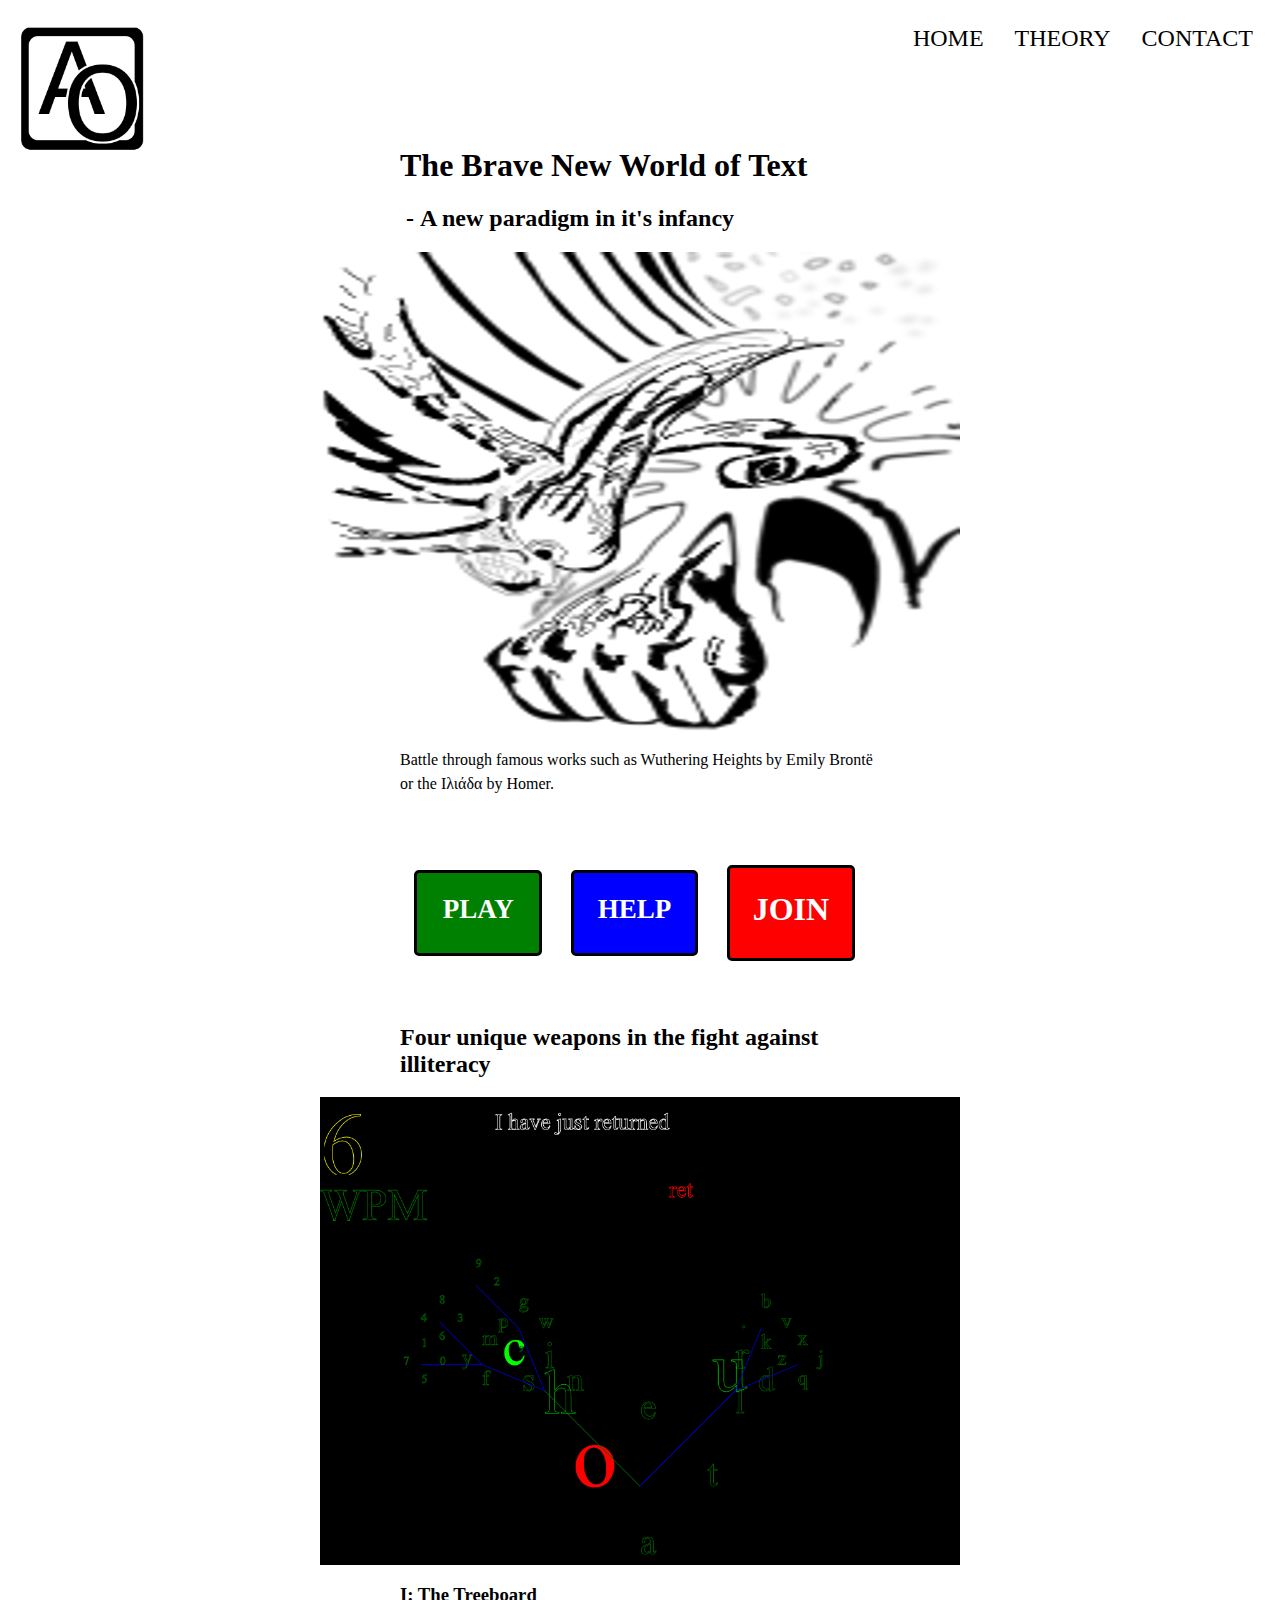
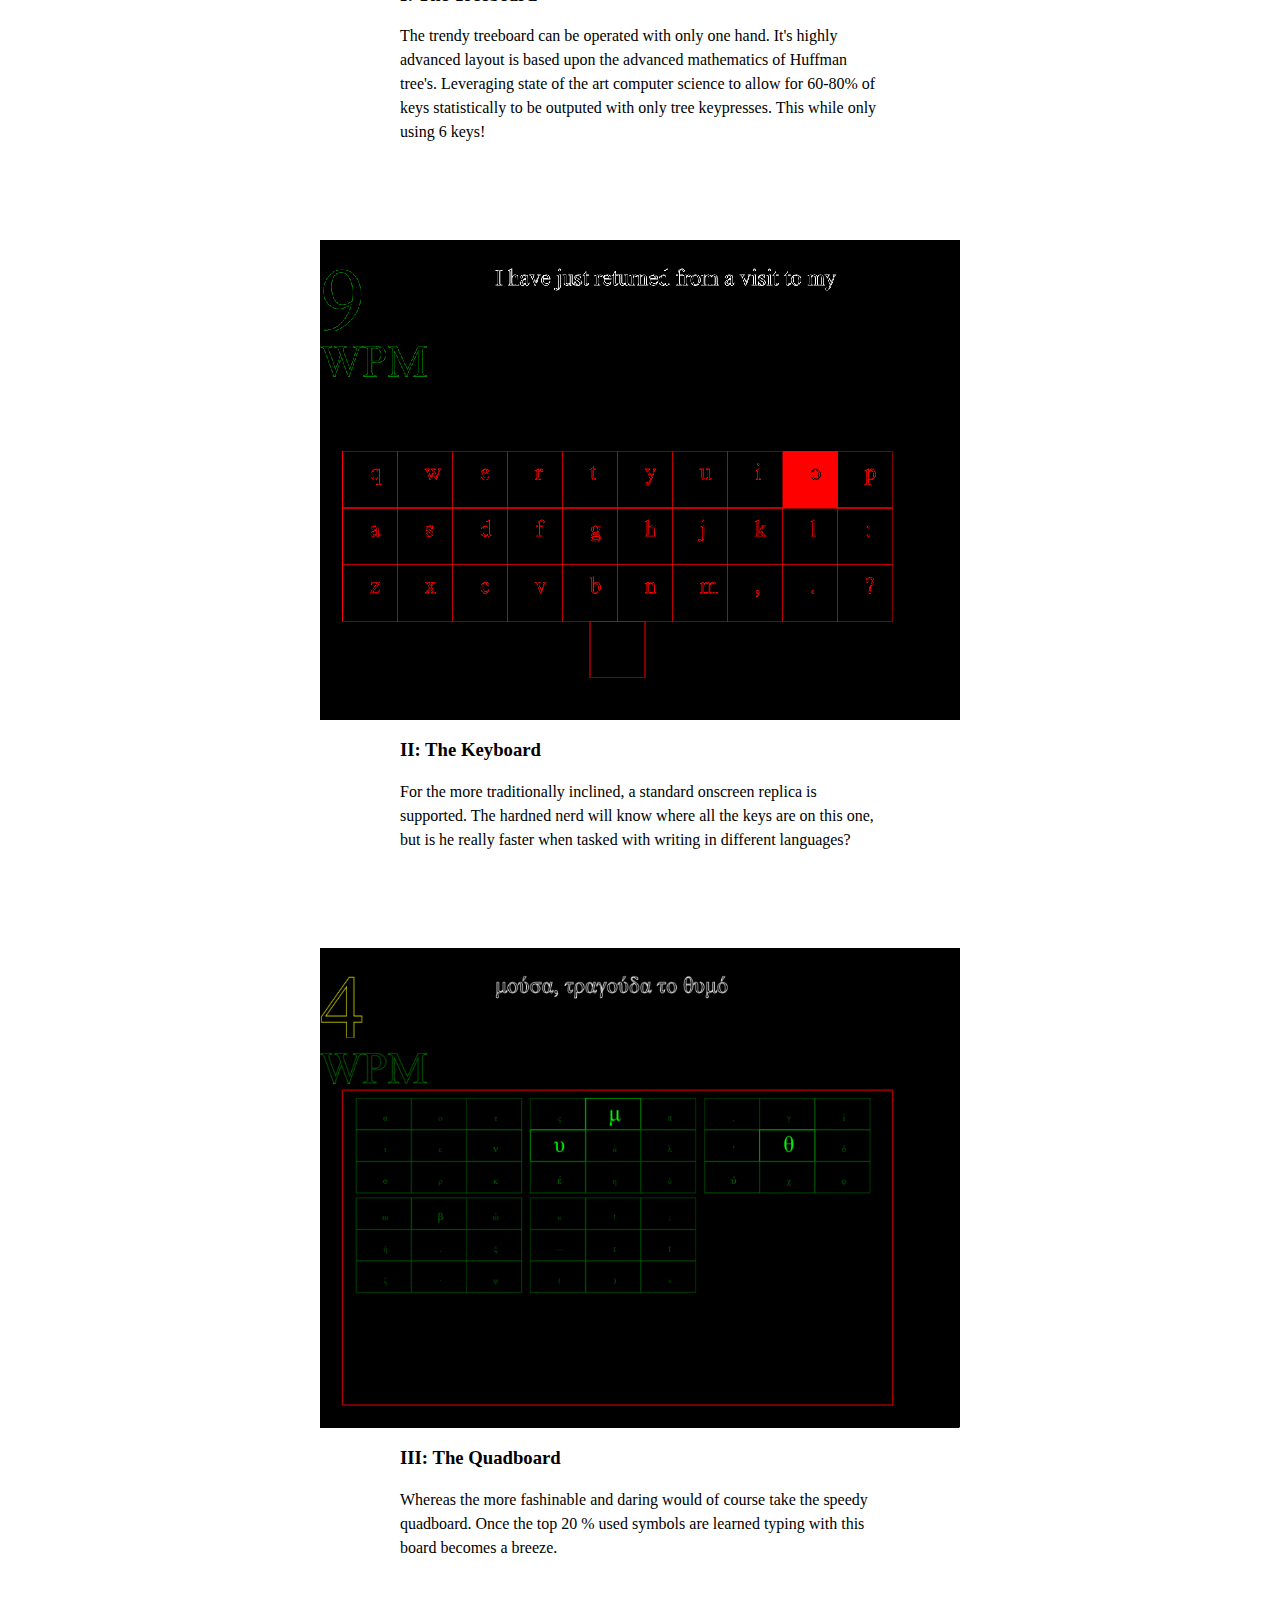
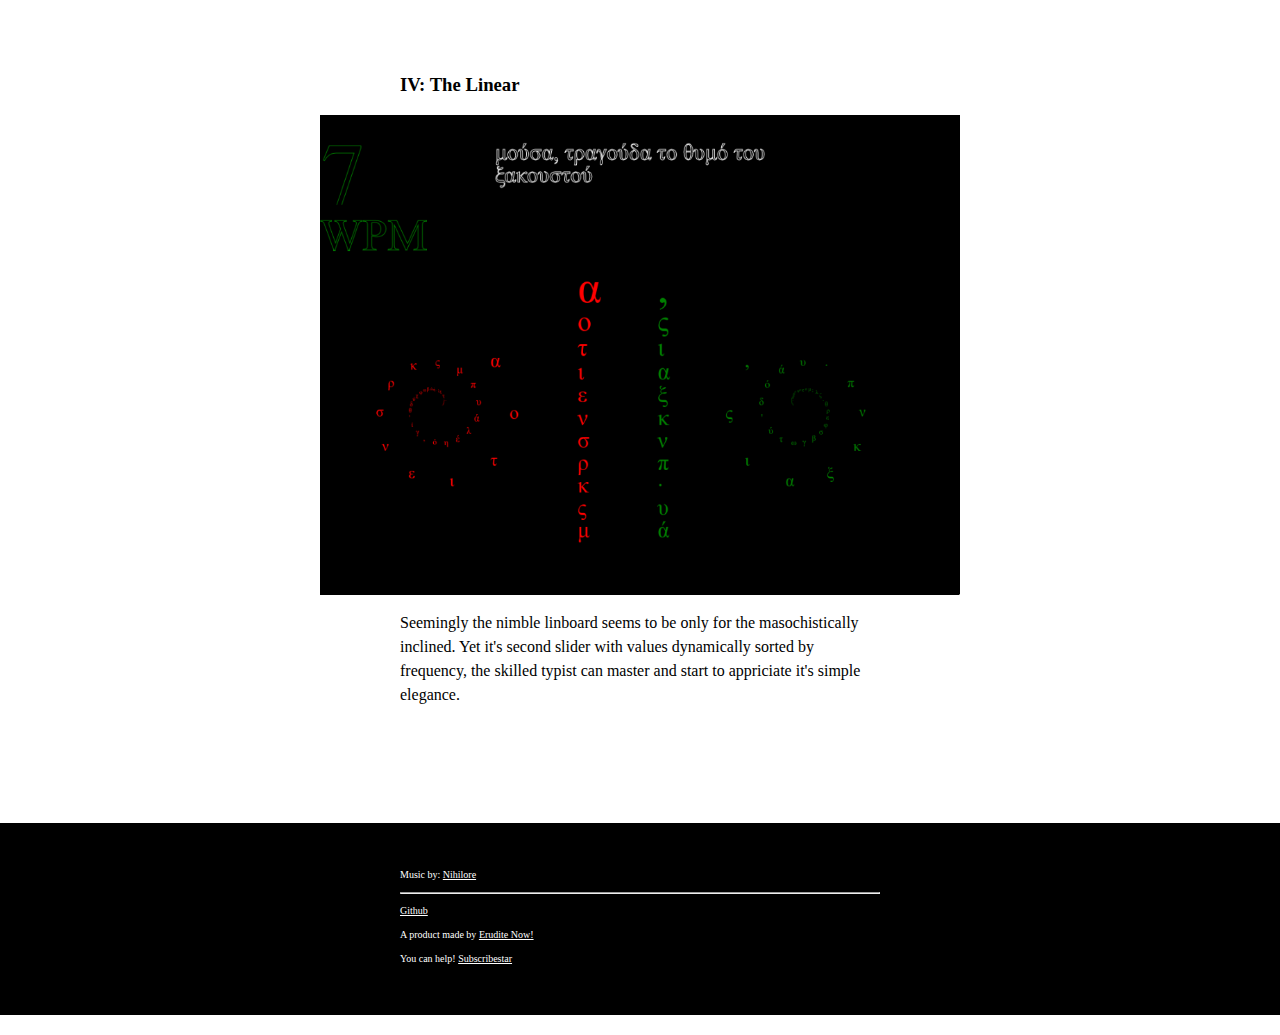
<file: index.html>
<!--
Sigma Text input experiment 
Copyright (C) 2018 Richard J. Jansson 

This program is free software; you can redistribute it and/or
modify it under the terms of the GNU General Public License
as published by the Free Software Foundation; either version 2
of the License, or (at your option) any later version.

This program is distributed in the hope that it will be useful,
but WITHOUT ANY WARRANTY; without even the implied warranty of
MERCHANTABILITY or FITNESS FOR A PARTICULAR PURPOSE.  See the
GNU General Public License for more details.

You should have received a copy of the GNU General Public License
along with this program; if not, write to the Free Software
Foundation, Inc., 51 Franklin Street, Fifth Floor, Boston, MA  02110-1301, USA.
-->
<html>
	<head>
    <meta charset="UTF-8" />
    	<link href="css/style.css" rel="stylesheet" />
    	<link href="css/front.css" rel="stylesheet" />
		<script type="text/javascript" src="js/config.js"></script>
		<script type="text/javascript" src="js/helper.js"></script>
		<script type="text/javascript" src="js/illiad.js"></script>
		<script type="text/javascript" src="js/input.js"></script>

		<title>The Brave Future of Text</title>
	</head>
	<body>
		<div id="header">
			<a href="/index.html">home</a>
			<a href="/theory.html">theory</a>
			<a href="/contact.html">contact</a>
		</div>
		<div id="logo">
			<a href="/"><img src="img/home.png" alt="logo" /></a>
		</div>
		<div id="content">
			<h1>The Brave New World of Text</h1>
			<h2>&nbsp;&hyphen;&nbsp;A new paradigm in it's infancy</h2>
			<img src="img/handeye.png" alt="hand eye splitphysics" />
			<p>Battle through famous works such as Wuthering Heights by Emily Brontë or the  Ιλιάδα by Homer.</p>    
			<div class="ctas">
				<div class="cta cta-0" onclick="window.open('/start.html','_blank');"><a href="/start.html" target="_blank">Play</a></div>
				<div class="cta cta-1" onclick="window.open('https://subscribestar.com/eruditenow','_blank')"><a href="https://subscribestar.com/eruditenow" target="_blank">Help</a></div>
				<div class="cta cta-2" onclick="window.open('/contact.html','_blank')"><a href="/contact.html" target="_blank">Join</a></div>
			</div>
			<h2>Four unique weapons in the fight against illiteracy</h2>
			<div class="board">
				<img src="screenshots/20181225_01.png" alt="Treeboard" />
				<h3>I: The Treeboard</h3>
				<p>The trendy treeboard can be operated with only one hand. It's highly advanced layout is based upon the advanced mathematics of Huffman tree's. Leveraging state of the art computer science to allow for 60-80% of keys statistically to be outputed with only tree keypresses. This while only using 6 keys!</p> 
				<a class="go" href="start.html" target="_blank">→ Go</a>	
			</div>
			<div class="board">
				<img src="img/key003.png" alt="Keyboard" />
				<h3>II: The Keyboard</h3>
				<p>For the more traditionally inclined, a standard onscreen replica is supported. The hardned nerd will know where all the keys are on this one, but is he really faster when tasked with writing in different languages?</p>
				<a class="go" href="start.html" target="_blank">→ Go</a>	
			</div>
			<div class="board">
				<img src="screenshots/20181225_02.png" alt="Quadboard" />
				<h3>III: The Quadboard</h3>
				<p>Whereas the more fashinable and daring would of course take the speedy quadboard. Once the top 20 % used symbols are learned typing with this board becomes a breeze.</p>
				<a class="go" href="start.html" target="_blank">→ Go</a>	
			</div>
			<div class="board">
				<h3>IV: The Linear</h3>
				<img src="screenshots/20181225_03.png" alt="linboard" />
				<p>Seemingly the nimble linboard seems to be only for the masochistically inclined. Yet it's second slider with values dynamically sorted by frequency, the skilled typist can master and start to appriciate it's simple elegance.</p>  
				<a class="go" href="linear.html" target="_blank">→ Go</a>	
			</div>
		</div>
		<div id="footer">
			<div class="footcont">
				Music by: 
				<a href="http://www.nihilore.com/synthwave/">Nihilore</a>
				<hr/>
				<a href="https://github.com/richard-jansson/sigma">Github</a><br>
				A product made by <a href="http://eruditenow.com">Erudite Now!</a><br/>
				You can help! <a href="https://subscribestar.com/eruditenow" />Subscribestar</a>
			</div>	
		</div>
	</body>
</html>
</file>
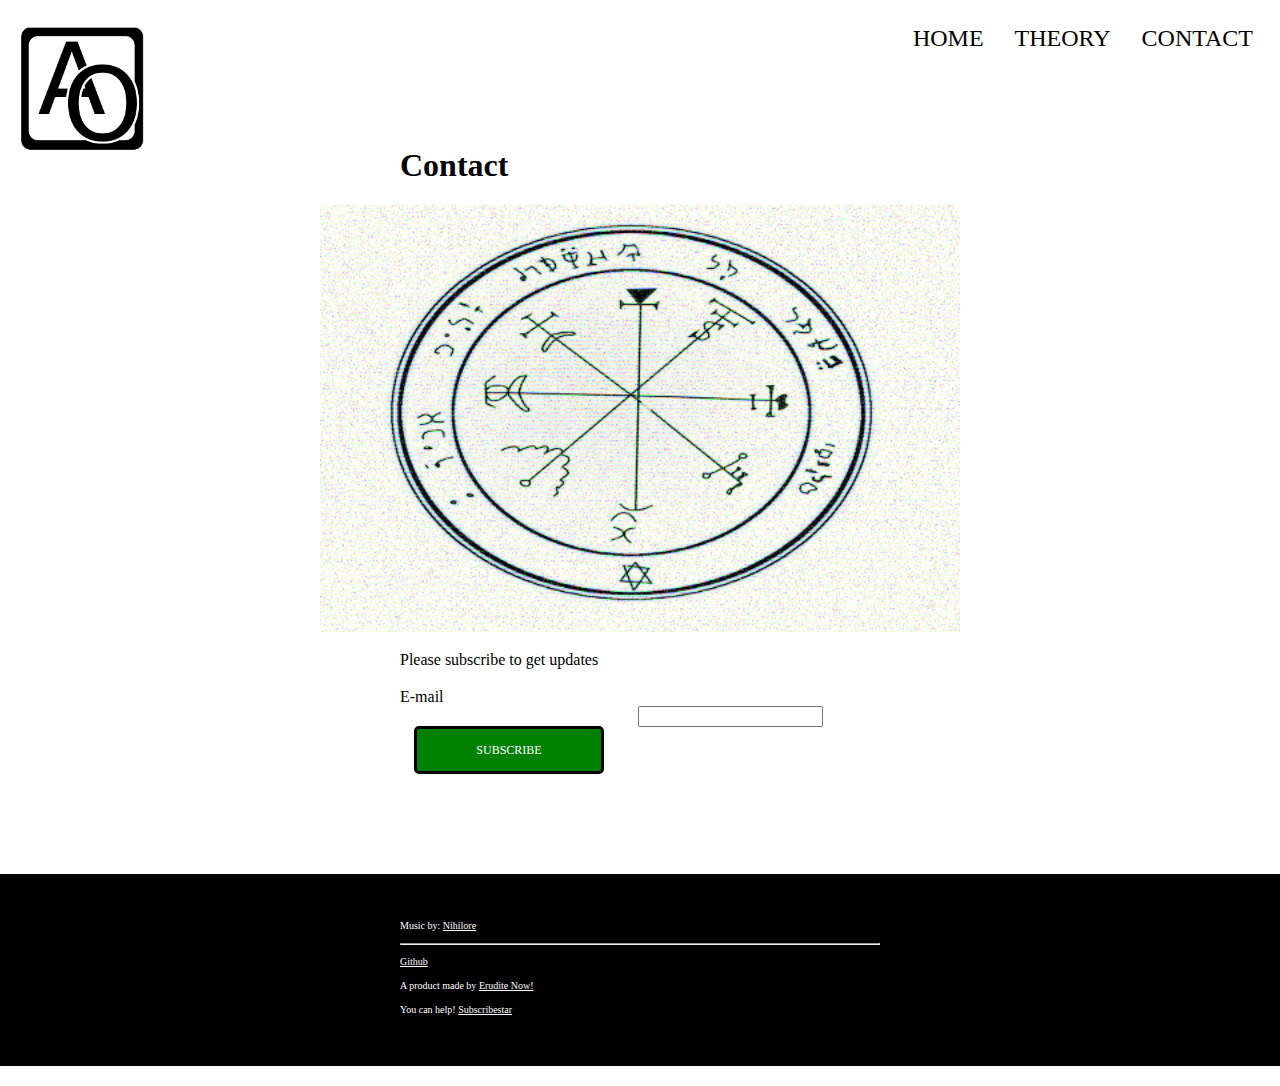
<file: contact.html>
<!--
Sigma Text input experiment 
Copyright (C) 2018 Richard J. Jansson 

This program is free software; you can redistribute it and/or
modify it under the terms of the GNU General Public License
as published by the Free Software Foundation; either version 2
of the License, or (at your option) any later version.

This program is distributed in the hope that it will be useful,
but WITHOUT ANY WARRANTY; without even the implied warranty of
MERCHANTABILITY or FITNESS FOR A PARTICULAR PURPOSE.  See the
GNU General Public License for more details.

You should have received a copy of the GNU General Public License
along with this program; if not, write to the Free Software
Foundation, Inc., 51 Franklin Street, Fifth Floor, Boston, MA  02110-1301, USA.
-->
<html>
	<head>
    <meta charset="UTF-8" />
    	<link href="css/style.css" rel="stylesheet" />
    	<link href="css/front.css" rel="stylesheet" />
		<script type="text/javascript" src="js/config.js"></script>
		<script type="text/javascript" src="js/helper.js"></script>
		<script type="text/javascript" src="js/illiad.js"></script>
		<script type="text/javascript" src="js/input.js"></script>
		<script type="text/javascript" src="js/jquery-3.3.1.min.js"></script>
		<script type="text/javascript">
			$(document).ready(function(){
				$("#subscribe").click(function(){
					var mail=$("#email").val();	
					console.log("email address: "+mail);
					$.ajax({
						url:"http://sigma.eruditenow.com/subscribe.php",
						data: {mail:mail},
						success:function() { 
							$("#msg").html("Success!");
						} ,
						error:function() { 
							$("#msg").html("Error, please try again!");
						}}) 
				});
			});
		</script>

		<title>The Brave Future of Text</title>
	</head>
	<body>
		<div id="header">
			<a href="/index.html">home</a>
			<a href="/theory.html">theory</a>
			<a href="/contact.html">contact</a>
		</div>
		<div id="logo">
			<a href="/"><img src="img/home.png" alt="logo" /></a>
		</div>
		<div id="content">
			<h1>Contact</h1>
			<img src="img/seventhsealofjupiter.png" alt="Seventh Seal of Jupiter" />
			<div class="board">
				<p>Please subscribe to get updates</p>
				<label>E-mail</label>
				<div id="msg"></div>
				<input type="text" id="email" />
				<div id="subscribe" class="ctam">Subscribe</div>
			</div>	
		</div>
		<div id="footer">
			<div class="footcont">
				Music by: 
				<a href="http://www.nihilore.com/synthwave/">Nihilore</a>
				<hr/>
				<a href="https://github.com/richard-jansson/sigma">Github</a><br>
				A product made by <a href="http://eruditenow.com">Erudite Now!</a><br/>
				You can help! <a href="https://subscribestar.com/eruditenow" />Subscribestar</a>
			</div>	
		</div>
	</body>
</html>
</file>
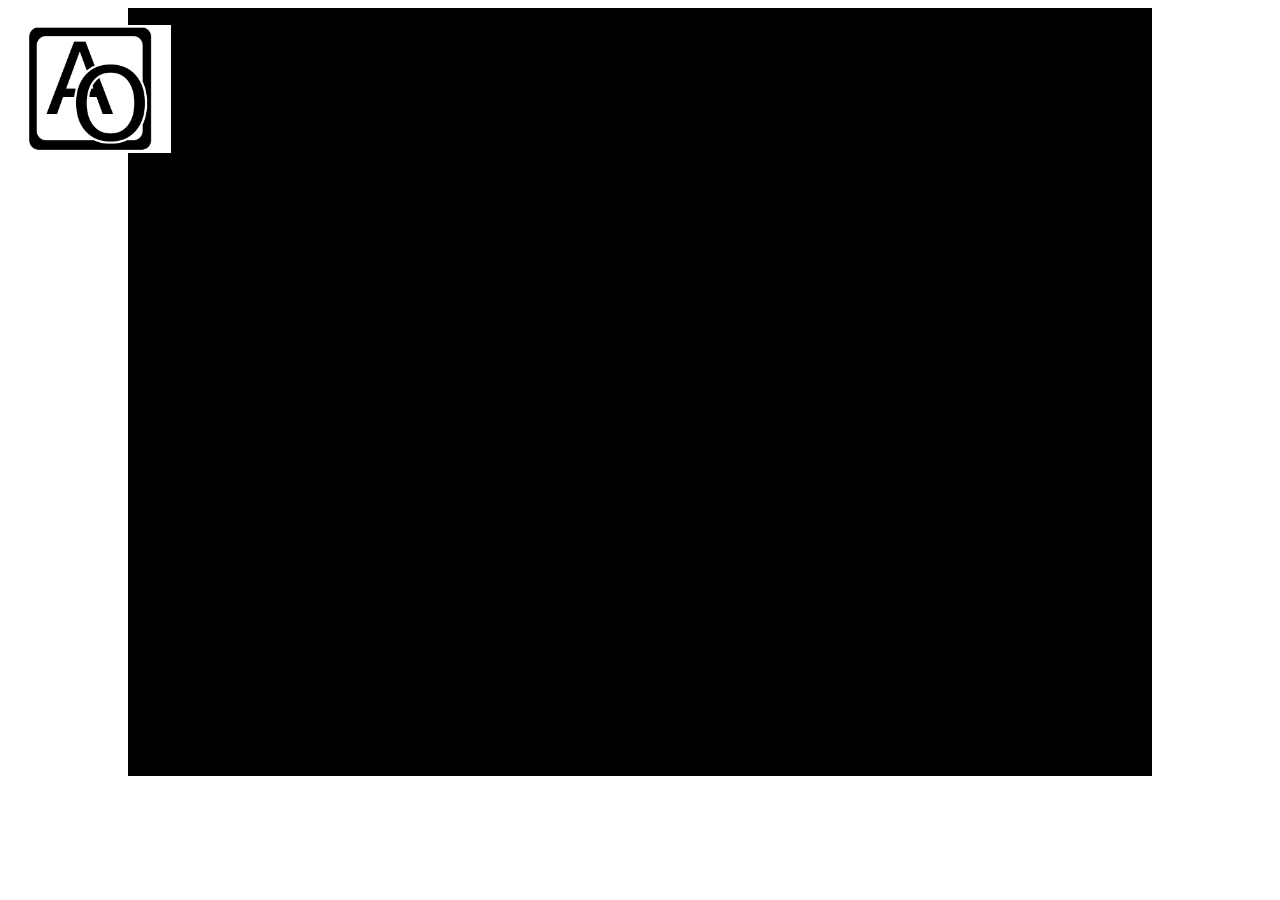
<file: linear.html>
<!--
Sigma Text input experiment 
Copyright (C) 2018 Richard J. Jansson 

This program is free software; you can redistribute it and/or
modify it under the terms of the GNU General Public License
as published by the Free Software Foundation; either version 2
of the License, or (at your option) any later version.

This program is distributed in the hope that it will be useful,
but WITHOUT ANY WARRANTY; without even the implied warranty of
MERCHANTABILITY or FITNESS FOR A PARTICULAR PURPOSE.  See the
GNU General Public License for more details.

You should have received a copy of the GNU General Public License
along with this program; if not, write to the Free Software
Foundation, Inc., 51 Franklin Street, Fifth Floor, Boston, MA  02110-1301, USA.
-->
<html>
	<head>
    <meta charset="UTF-8" />
    	<link href="css/style.css" rel="stylesheet" />
		<script type="text/javascript" src="js/config.js"></script>
		<script type="text/javascript" src="settings3.php?block=linear"></script>
		<script type="text/javascript" src="js/helper.js"></script>
		<script type="text/javascript" src="js/illiad.js"></script>
		<script type="text/javascript" src="js/input.js"></script>
		<script type="text/javascript" src="js/analysis.js"></script>
		<script type="text/javascript" src="js/maketree.js"></script>
		<script type="text/javascript" src="js/keyrep.js"></script>
		<script type="text/javascript" src="js/books.js"></script>
		<script type="text/javascript" src="books/0.js"></script>
		<script type="text/javascript" src="books/1.js"></script>
		<script type="text/javascript" src="books/2.js"></script>
		<script type="text/javascript" src="js/games.js"></script>
		<script type="text/javascript" src="js/textarea.js"></script>
		<script type="text/javascript" src="js/stats.js"></script>
		<script type="text/javascript" src="js/linear.js"></script>
		<script type="text/javascript" src="js/gamepad.js"></script>
		<script type="text/javascript" src="js/sigma.js"></script>

		<title>The Brave Future of Text</title>
	</head>
	<body>
		<div id="logo">
			<a href="/"><img src="img/home.png" alt="logo" /></a>
		</div>
		<div id="game">
			<canvas width=1024 height=768 id="canvas"></canvas>		
		</div>
	</body>
</html>
</file>
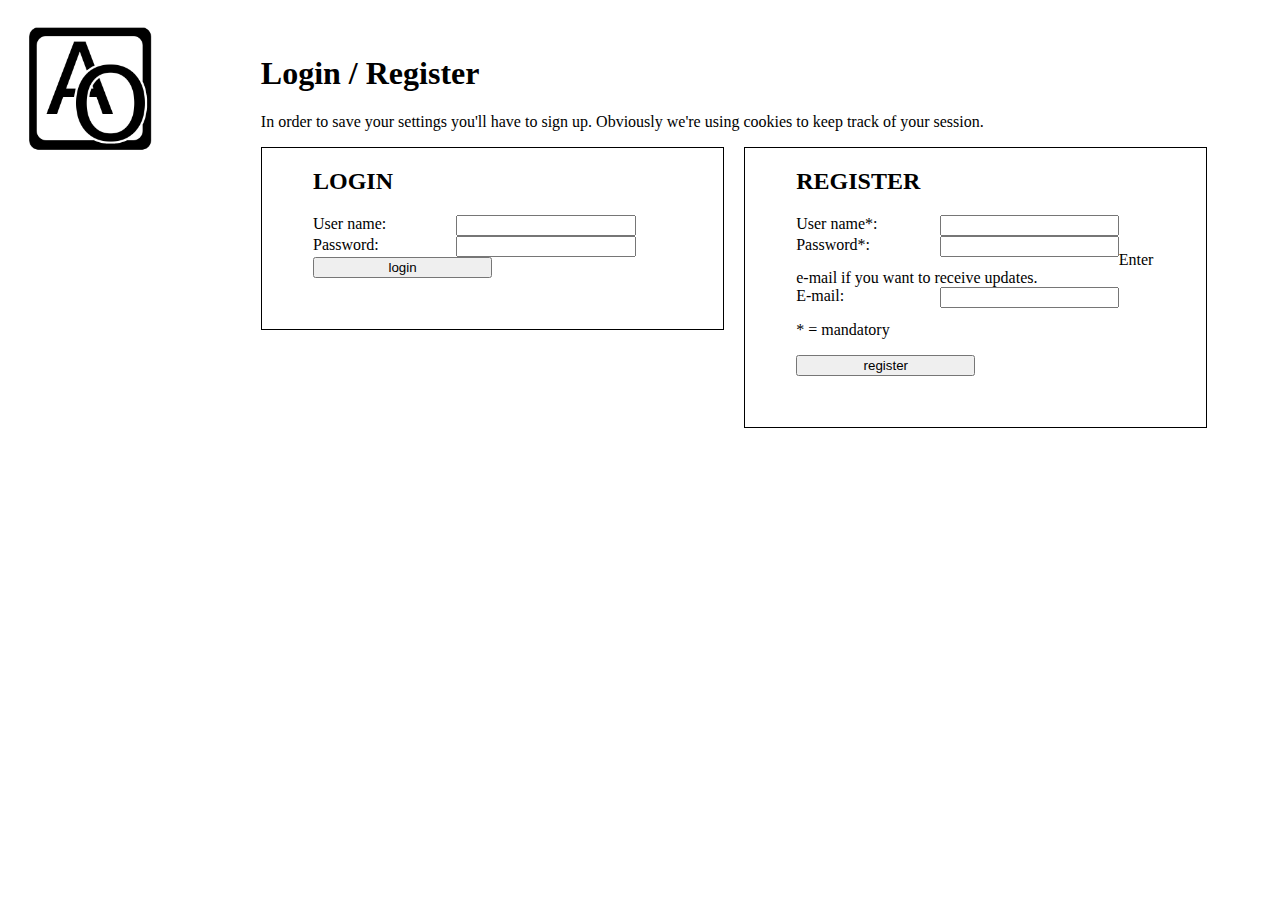
<file: login.html>
<!--
Sigma Text input experiment 
Copyright (C) 2018 Richard J. Jansson 

This program is free software; you can redistribute it and/or
modify it under the terms of the GNU General Public License
as published by the Free Software Foundation; either version 2
of the License, or (at your option) any later version.

This program is distributed in the hope that it will be useful,
but WITHOUT ANY WARRANTY; without even the implied warranty of
MERCHANTABILITY or FITNESS FOR A PARTICULAR PURPOSE.  See the
GNU General Public License for more details.

You should have received a copy of the GNU General Public License
along with this program; if not, write to the Free Software
Foundation, Inc., 51 Franklin Street, Fifth Floor, Boston, MA  02110-1301, USA.
-->
<html>
	<head>
    <meta charset="UTF-8" />
    	<link href="css/style.css" rel="stylesheet" />
    	<link href="css/settings.css" rel="stylesheet" />
    	<link href="css/login.css" rel="stylesheet" />
		<script type="text/javascript" src="js/jquery-3.3.1.min.js"></script>
		<script type="text/javascript" src="settings3.php?block=general"></script>
		<script type="text/javascript" src="js/login.js"></script>

		<title>The Brave Future of Text</title>
	</head>
	<body>
		<div id="logo">
			<a href="/"><img src="img/home.png" alt="logo" /></a>
		</div>
		<div id="logout" style="display:none">
            <h1>Login / Register</h1>
            <p>You are logged in as <span id="lunames"></span></p>
            <a id="logoutlnk" href="javascript:logout()">Log out</a>
        </div>
		<div id="settingswrap">
            <h1>Login / Register</h1>
            <p>In order to save your settings you'll have to sign up. Obviously we're using cookies to keep track of your session.</p>
            <div class="reglogin">
                <h2>Login</h2>
                <div id="login_msg"></div>
                <label for="uname">User name: </label> <input type="text" id="luname" /></br>
                <label for="password">Password: </label> <input type="password" id="lpassword" /></br>
                <input id="login" type="submit" value="login" />
            </div>
            <div class="reglogin">
                <h2>Register</h2>
                <div id="register_msg"></div>
                <label for="uname">User name*:</label> <input type="text" id="runame" /></br>
                <label for="password">Password*:</label> <input type="password" id="rpassword" /></br>
                <span:>Enter e-mail if you want to receive updates.</span></br>
                <label for="email">E-mail:</label> <input type="text" id="email" /></br> 
                <p>* = mandatory</p> 
                <input id="register" type="submit" value="register" /></br>
            </div>
		</div>
	</body>
</html>
</file>
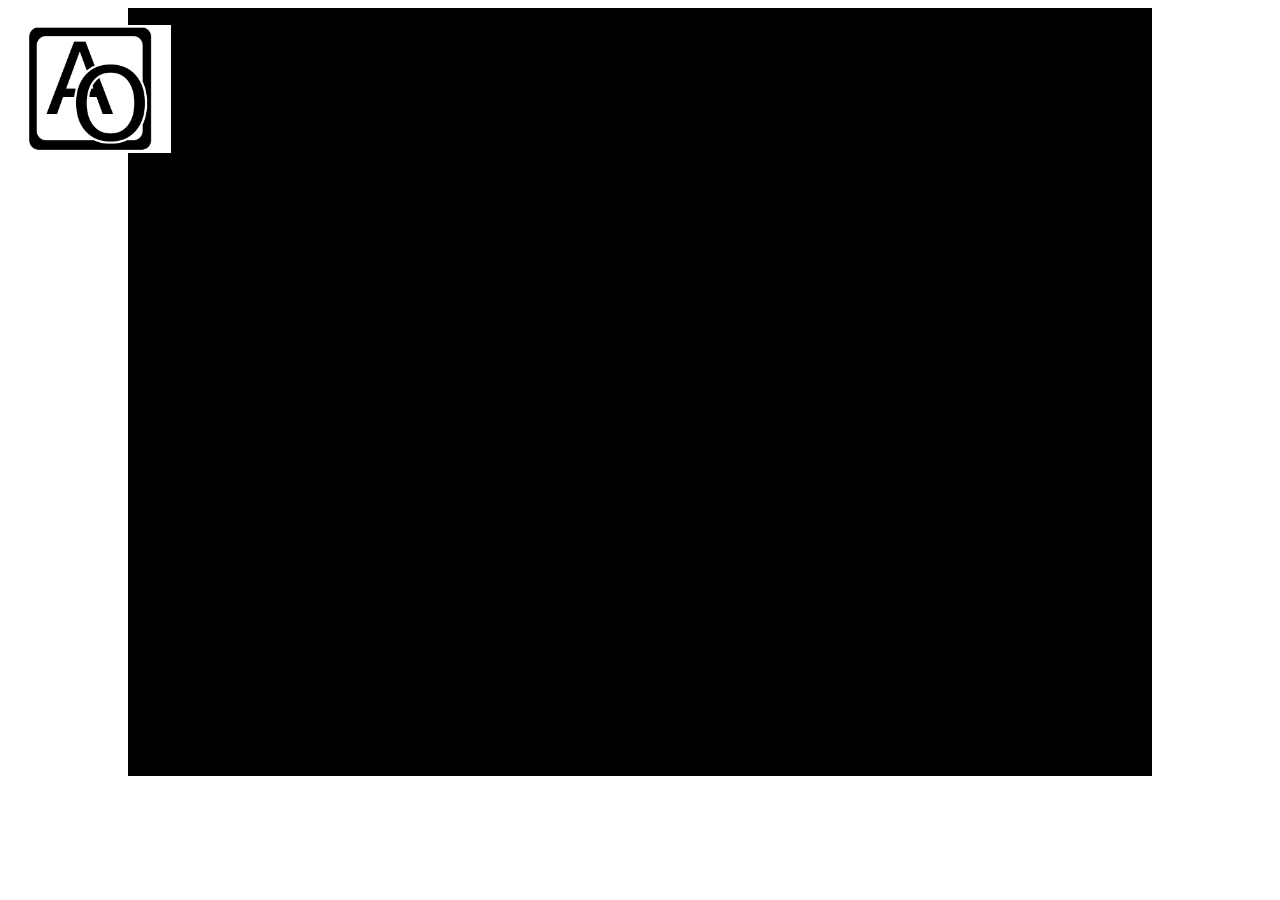
<file: quad.html>
<!--
Sigma Text input experiment 
Copyright (C) 2018 Richard J. Jansson 

This program is free software; you can redistribute it and/or
modify it under the terms of the GNU General Public License
as published by the Free Software Foundation; either version 2
of the License, or (at your option) any later version.

This program is distributed in the hope that it will be useful,
but WITHOUT ANY WARRANTY; without even the implied warranty of
MERCHANTABILITY or FITNESS FOR A PARTICULAR PURPOSE.  See the
GNU General Public License for more details.

You should have received a copy of the GNU General Public License
along with this program; if not, write to the Free Software
Foundation, Inc., 51 Franklin Street, Fifth Floor, Boston, MA  02110-1301, USA.
-->
<html>
	<head>
    <meta charset="UTF-8" />
    	<link href="css/style.css" rel="stylesheet" />
		<script type="text/javascript" src="js/config.js"></script>
		<script type="text/javascript" src="settings3.php?block=quad"></script>
		<script type="text/javascript" src="settings.php"></script>
		<script type="text/javascript" src="js/helper.js"></script>
		<script type="text/javascript" src="js/input.js"></script>
		<script type="text/javascript" src="js/analysis.js"></script>
		<script type="text/javascript" src="js/quadtree.js"></script>

		<script type="text/javascript" src="js/books.js"></script>
		<script type="text/javascript" src="books/0.js"></script>
		<script type="text/javascript" src="books/1.js"></script>
		<script type="text/javascript" src="books/2.js"></script>
		<script type="text/javascript" src="books/3.js"></script>
		<script type="text/javascript" src="js/games.js"></script>
		<script type="text/javascript" src="js/textarea.js"></script>
		<script type="text/javascript" src="js/stats.js"></script>
		<script type="text/javascript" src="js/quadboard.js"></script>
		<script type="text/javascript" src="js/gamepad.js"></script>
		<script type="text/javascript" src="js/sigma.js"></script>

		<title>The Brave Future of Text</title>
	</head>
	<body>
		<div id="logo">
			<a href="/"><img src="img/home.png" alt="logo" /></a>
		</div>
		<div id="game">
			<canvas width=1024 height=768 id="canvas"></canvas>		
		</div>
	</body>
</html>
</file>
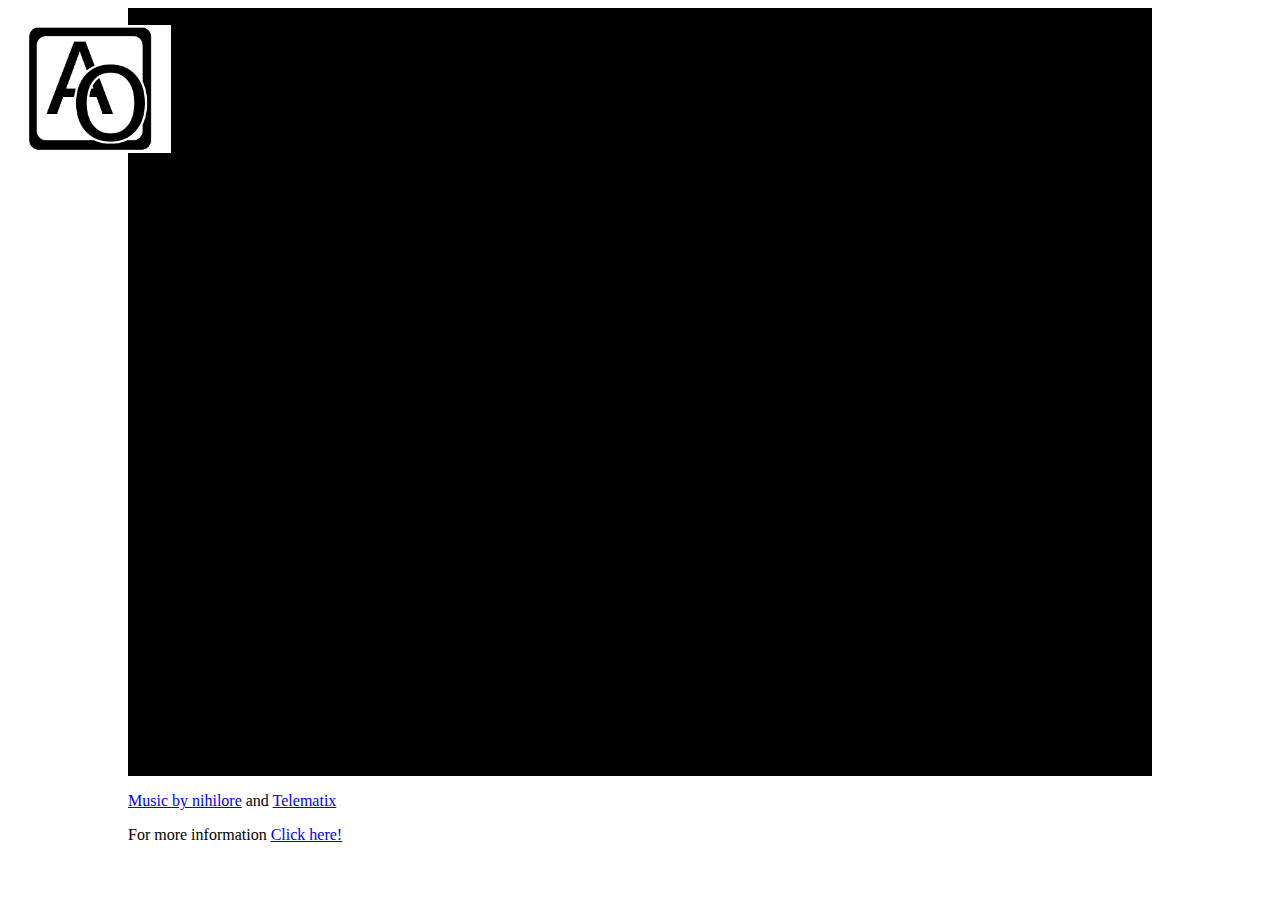
<file: start.html>
<!--
Sigma Text input experiment 
Copyright (C) 2018 Richard J. Jansson 

This program is free software; you can redistribute it and/or
modify it under the terms of the GNU General Public License
as published by the Free Software Foundation; either version 2
of the License, or (at your option) any later version.

This program is distributed in the hope that it will be useful,
but WITHOUT ANY WARRANTY; without even the implied warranty of
MERCHANTABILITY or FITNESS FOR A PARTICULAR PURPOSE.  See the
GNU General Public License for more details.

You should have received a copy of the GNU General Public License
along with this program; if not, write to the Free Software
Foundation, Inc., 51 Franklin Street, Fifth Floor, Boston, MA  02110-1301, USA.
-->
<html>
	<head>
    <meta charset="UTF-8" />
    	<link href="css/style.css" rel="stylesheet" />
		<script type="text/javascript" src="js/config.js"></script>
		<script type="text/javascript" src="settings3.php?block=menu"></script>
		<script type="text/javascript" src="js/helper.js"></script>
		<script type="text/javascript" src="js/illiad.js"></script>
		<script type="text/javascript" src="js/input.js"></script>
		<script type="text/javascript" src="js/analysis.js"></script>
		<script type="text/javascript" src="js/maketree.js"></script>
		<script type="text/javascript" src="js/menu.js"></script>
		<script type="text/javascript" src="js/textarea.js"></script>
		<script type="text/javascript" src="js/gamepad.js"></script>
		<script type="text/javascript" src="js/start.js"></script>

		<title>The Brave Future of Text</title>
	</head>
	<body>
		<div id="logo">
			<a href="/"><img src="img/home.png" alt="logo" /></a>
		</div>
		<div id="game">
			<canvas width=1024 height=768 id="canvas"></canvas>		
		</div>
		<div id="credits">
			<p>
			<a href="http://www.nihilore.com/synthwave/">Music by nihilore</a>
			and
			<a href="https://telematix.bandcamp.com/releases"> Telematix</a>
			</p>
			<p>For more information <a href="/start.html">Click here!</a></p>
		</div>
	</body>
</html>
</file>
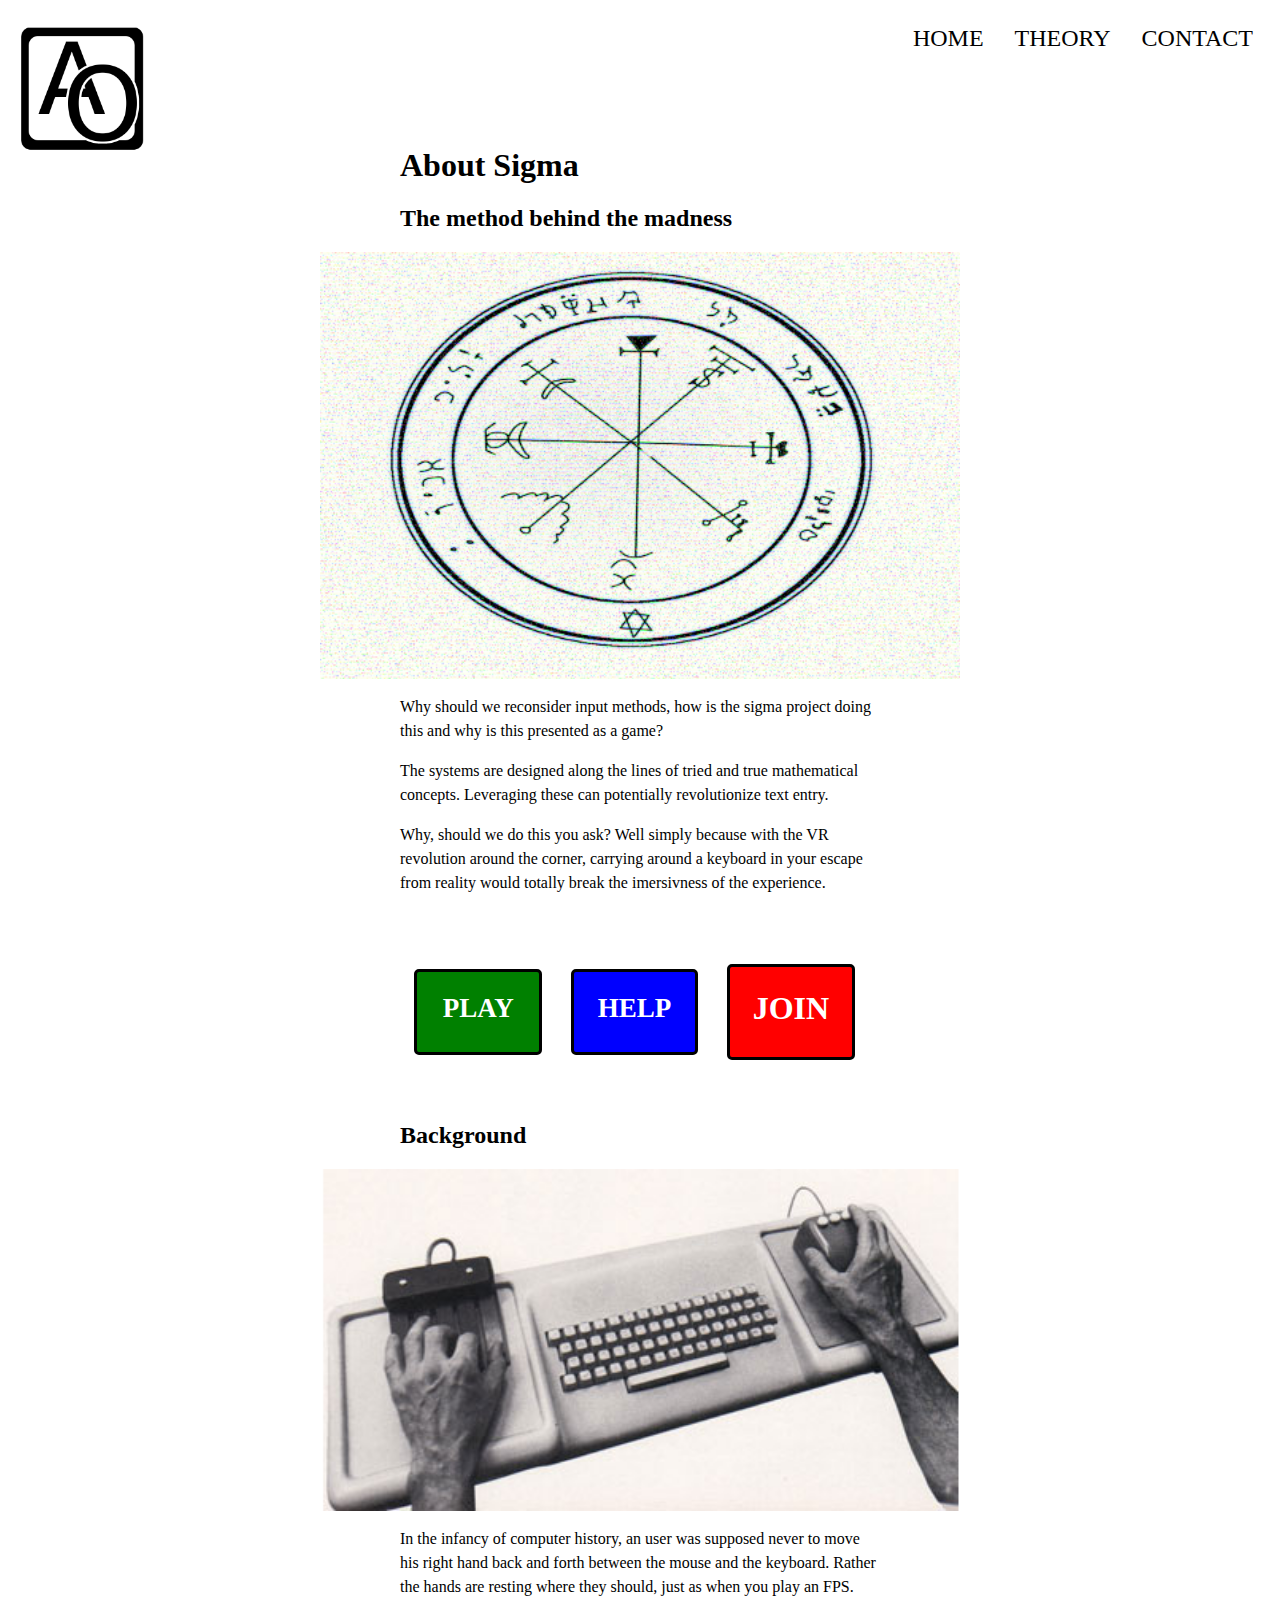
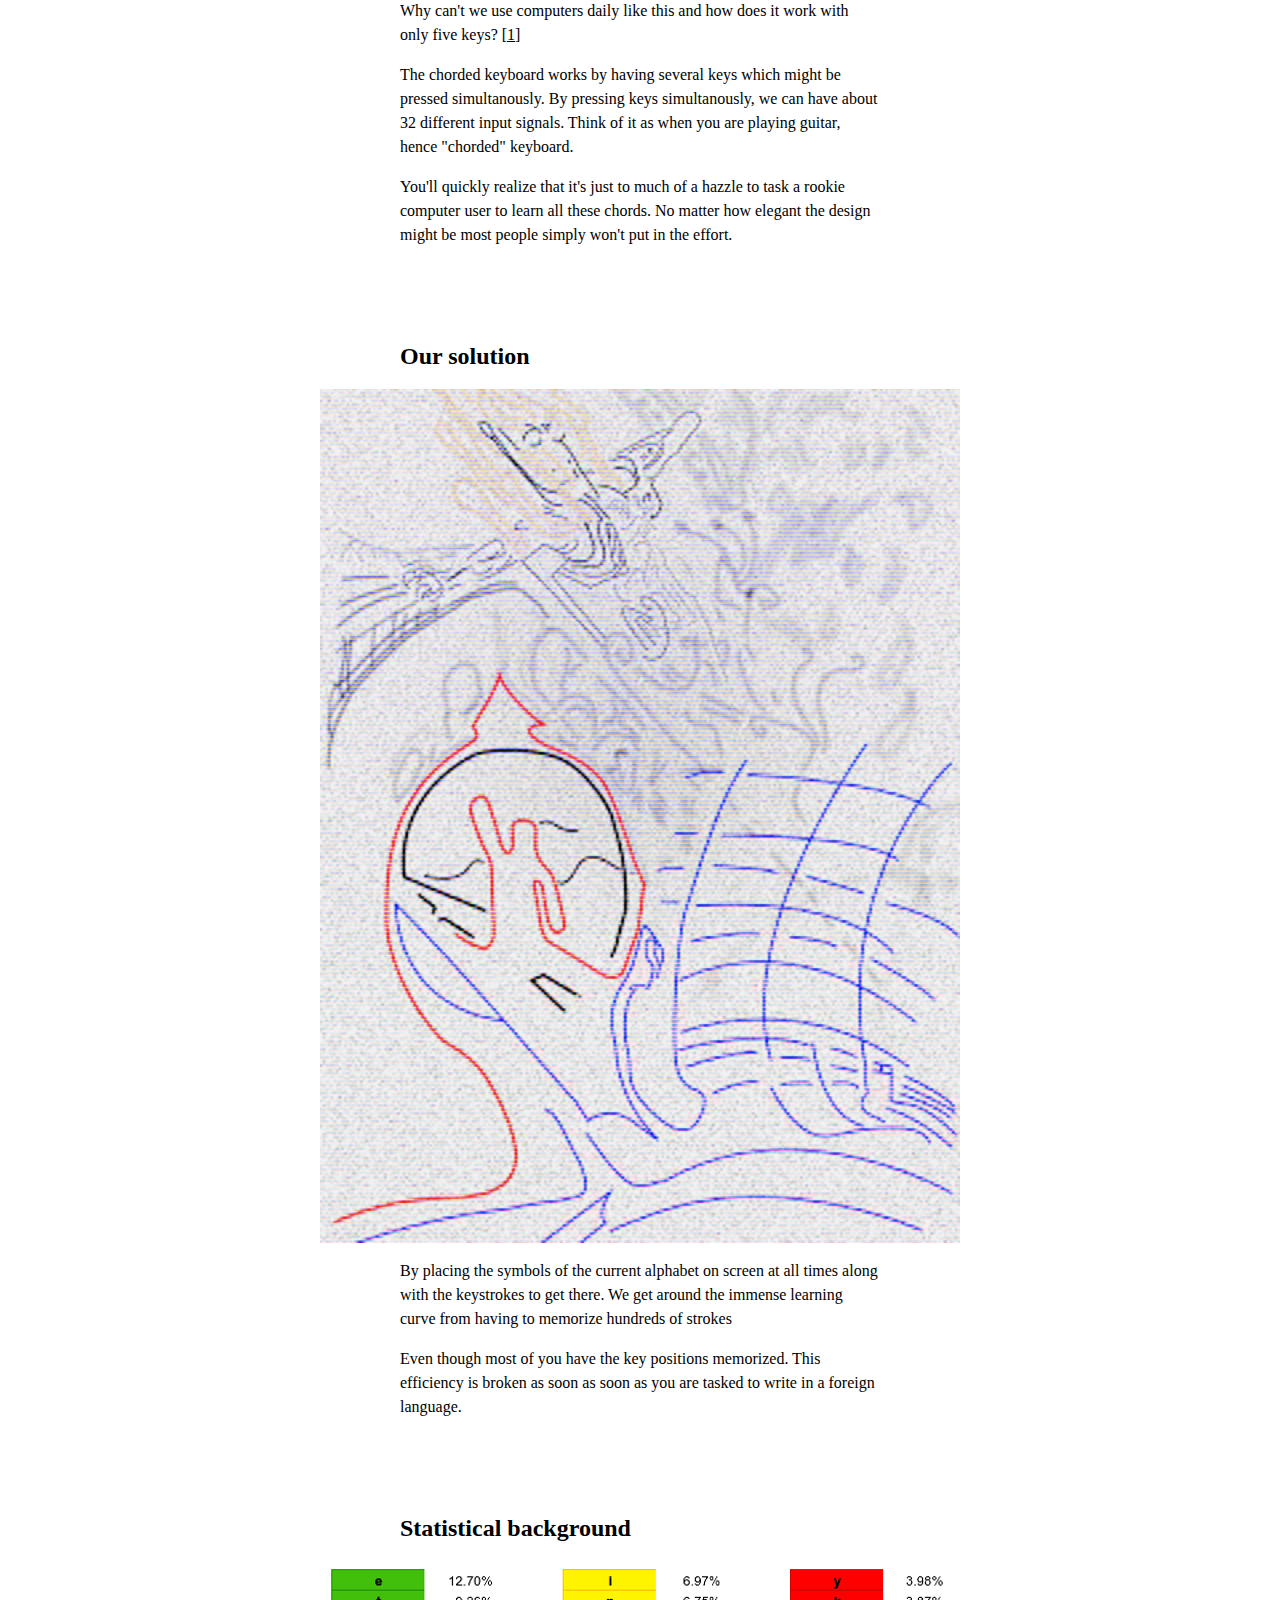
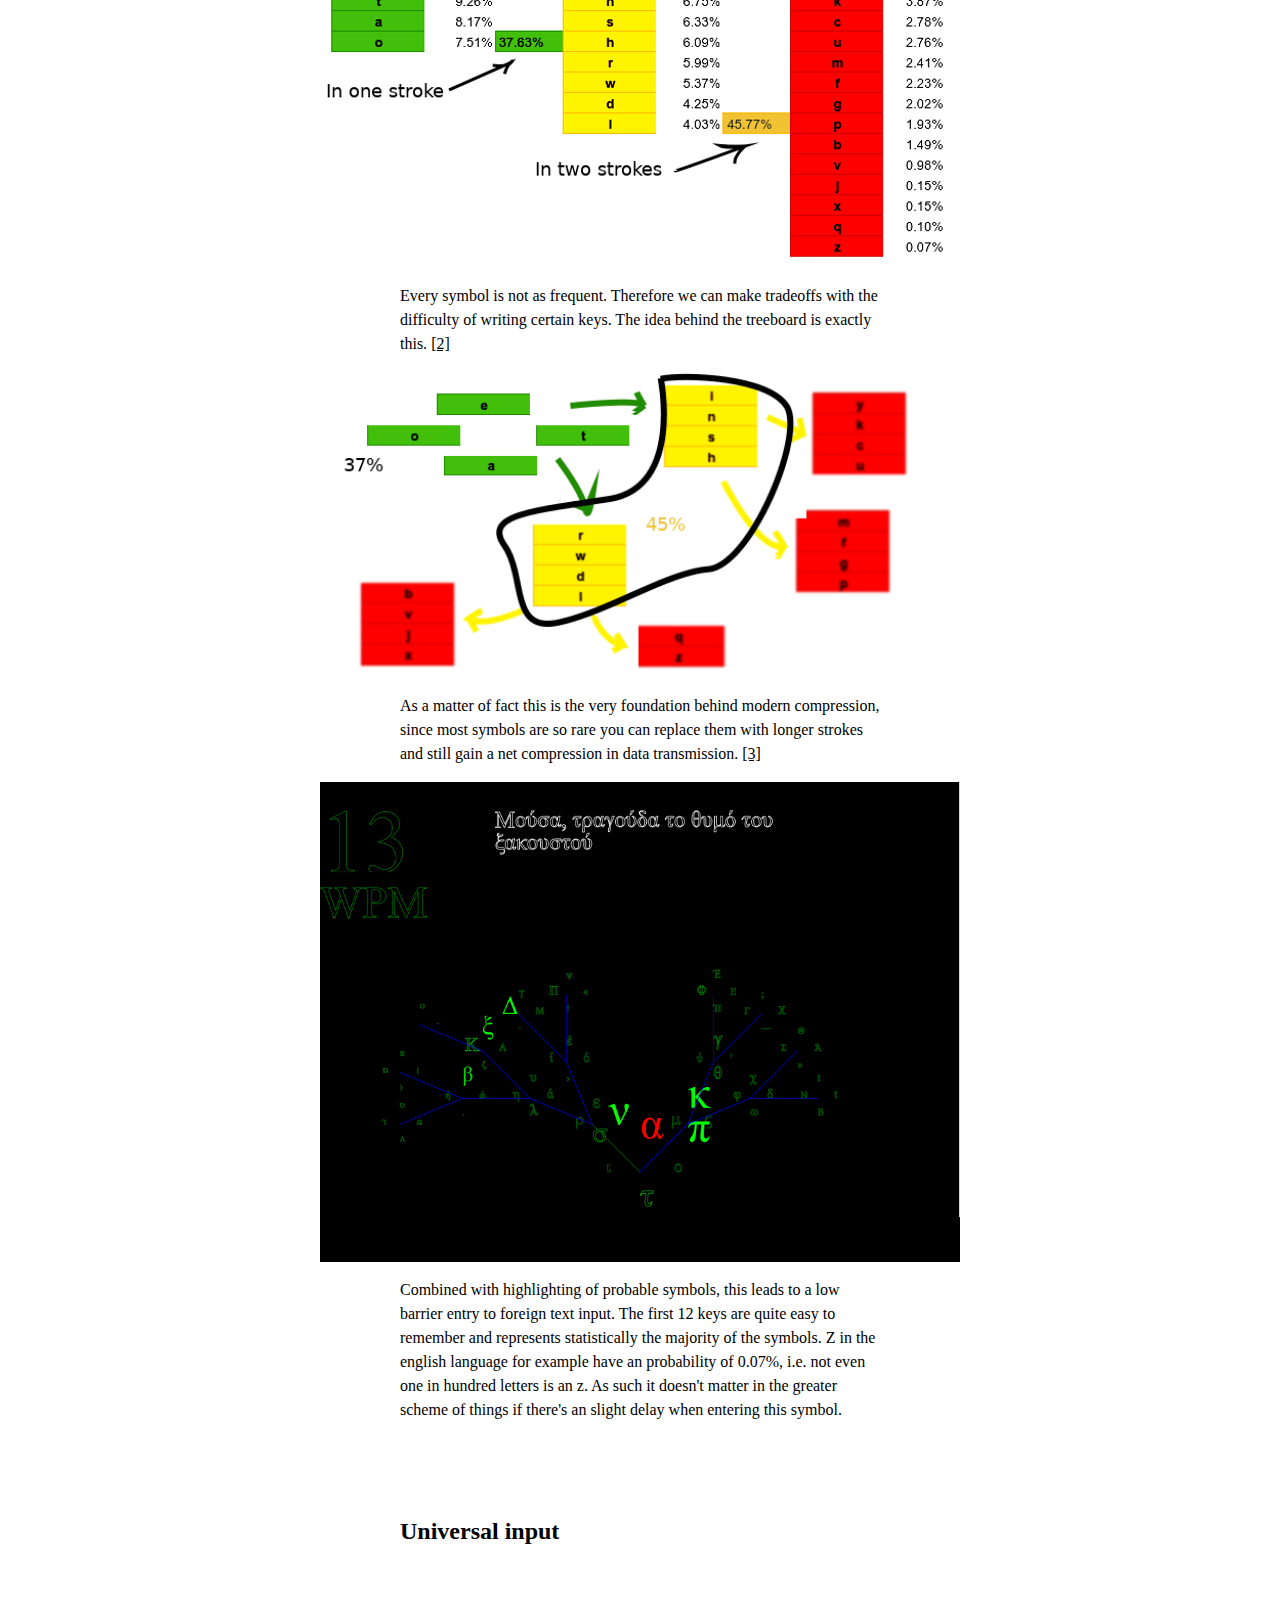
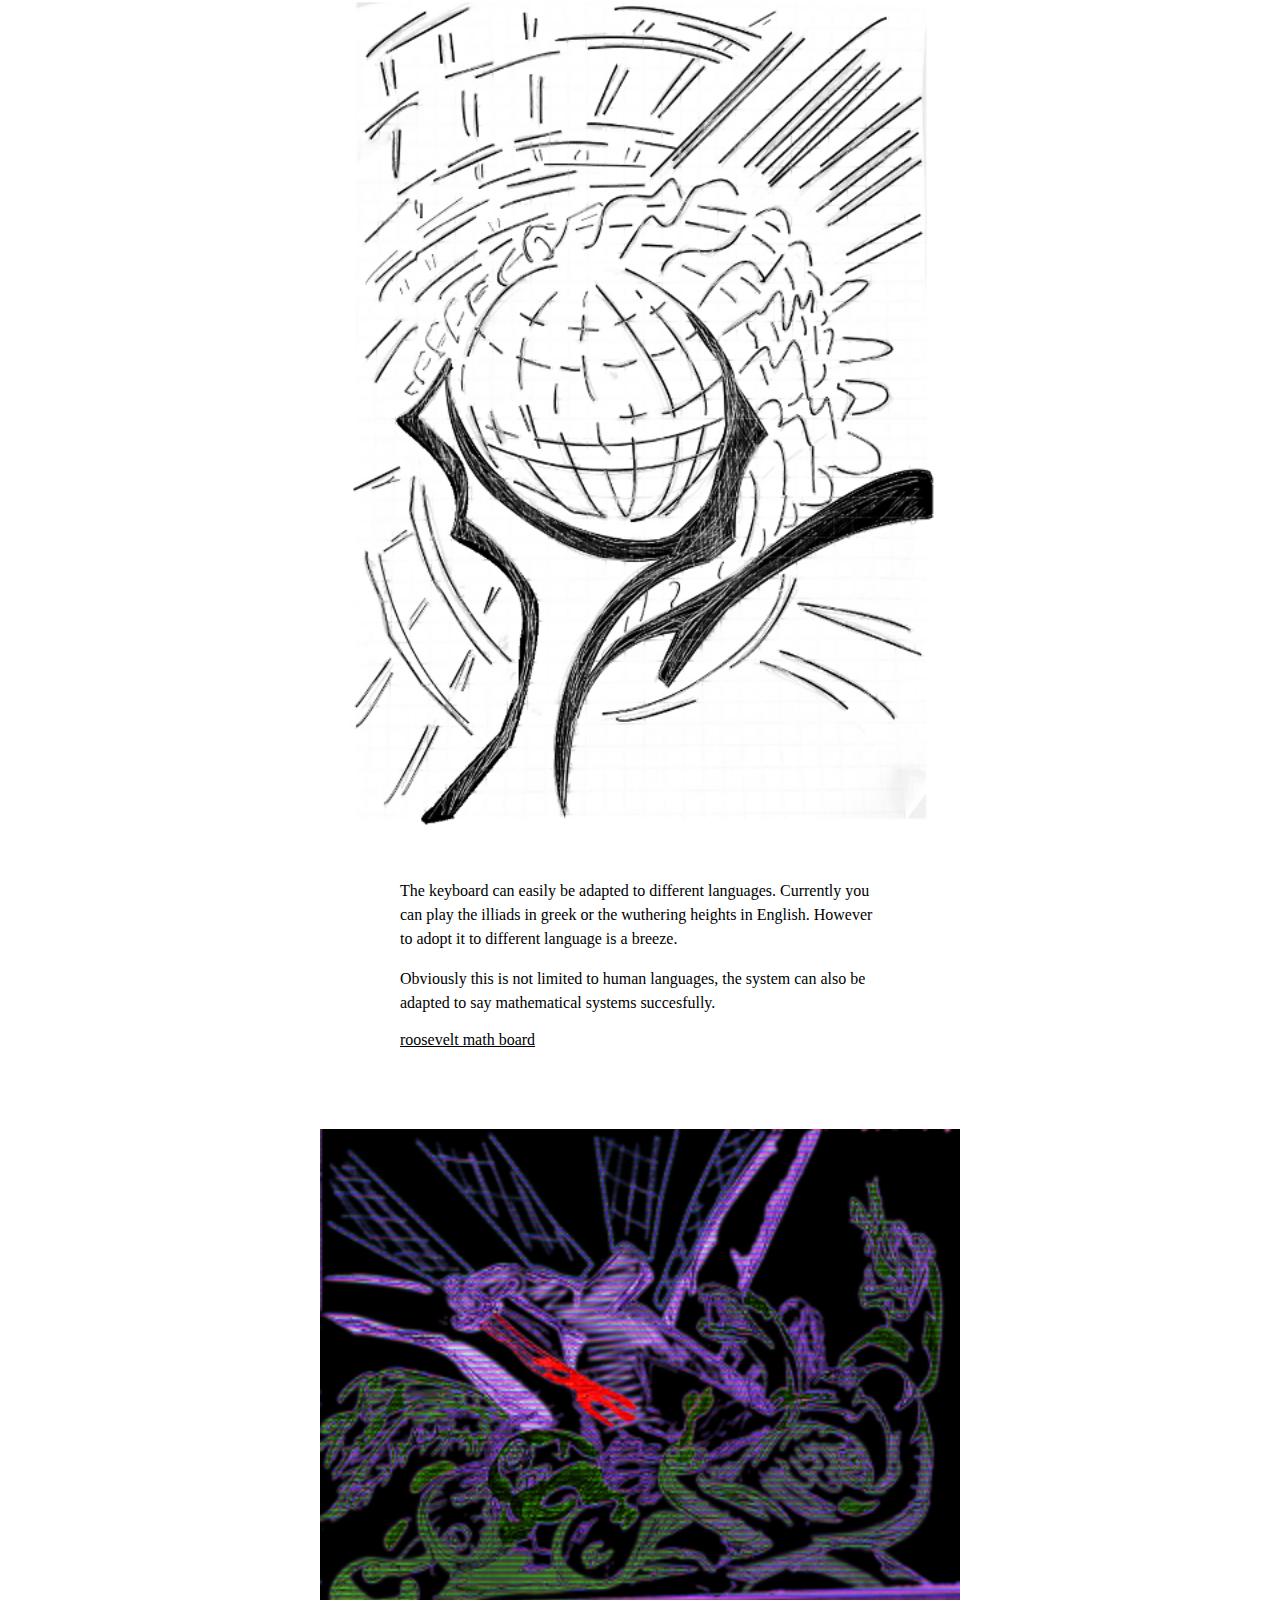
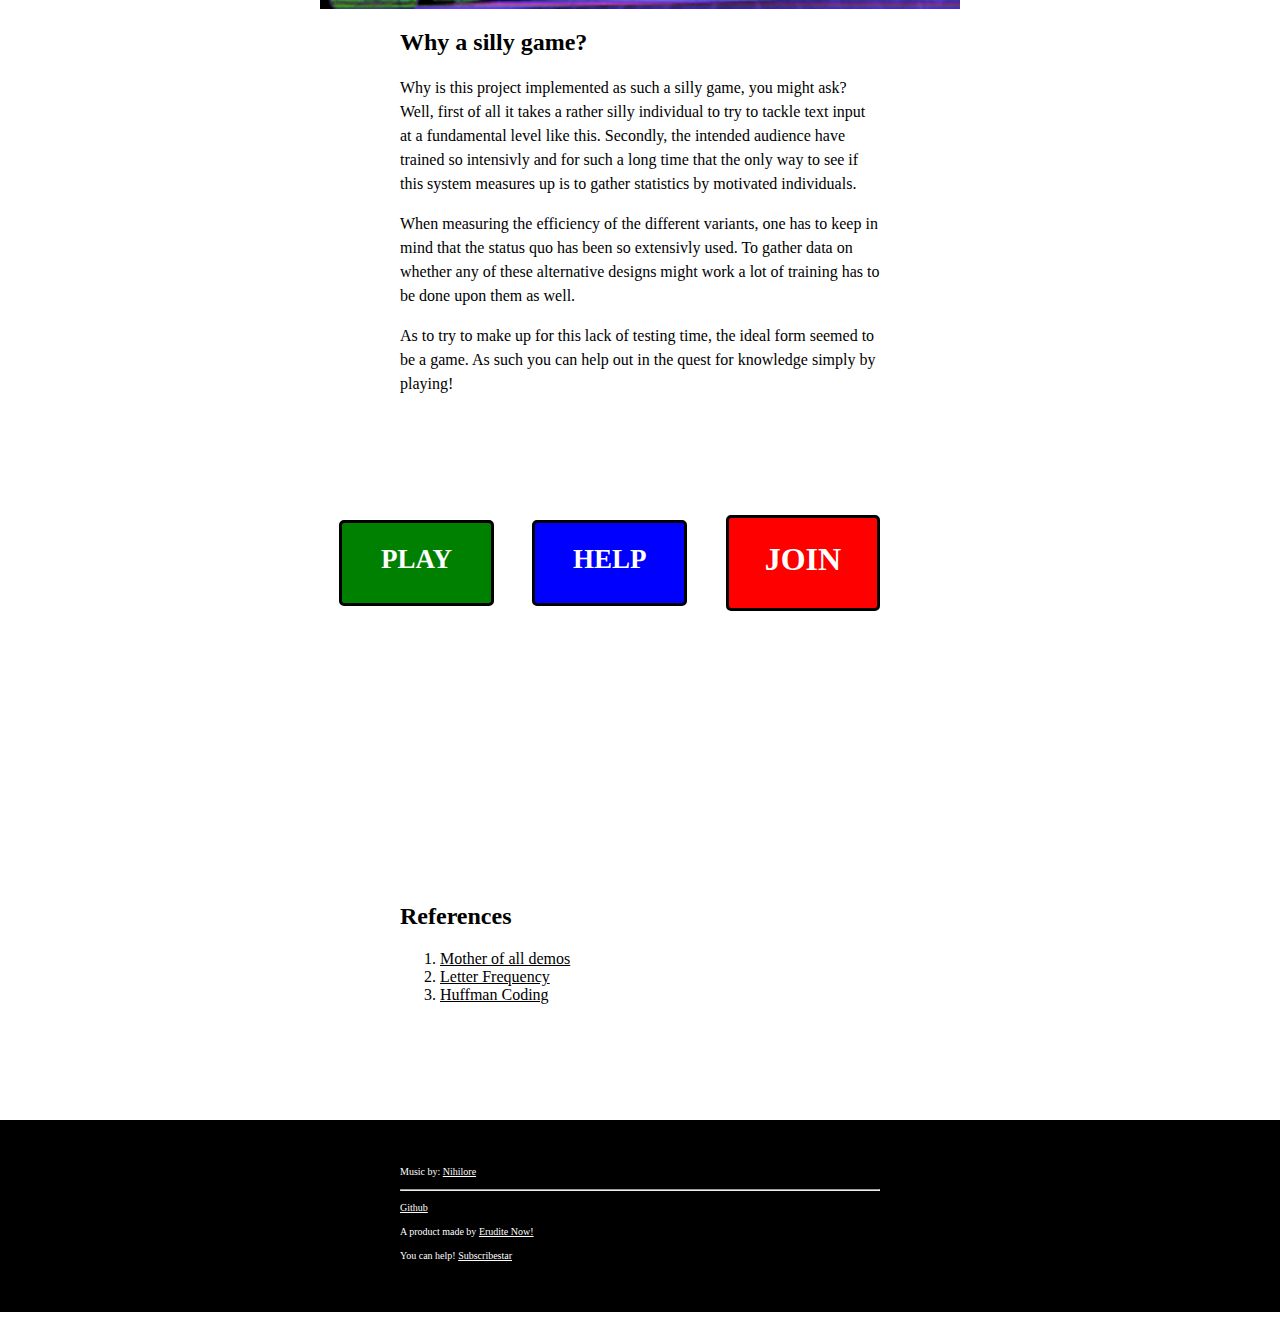
<file: theory.html>
<!--
Sigma Text input experiment 
Copyright (C) 2018 Richard J. Jansson 

This program is free software; you can redistribute it and/or
modify it under the terms of the GNU General Public License
as published by the Free Software Foundation; either version 2
of the License, or (at your option) any later version.

This program is distributed in the hope that it will be useful,
but WITHOUT ANY WARRANTY; without even the implied warranty of
MERCHANTABILITY or FITNESS FOR A PARTICULAR PURPOSE.  See the
GNU General Public License for more details.

You should have received a copy of the GNU General Public License
along with this program; if not, write to the Free Software
Foundation, Inc., 51 Franklin Street, Fifth Floor, Boston, MA  02110-1301, USA.
-->
<html>
	<head>
    <meta charset="UTF-8" />
    	<link href="css/style.css" rel="stylesheet" />
    	<link href="css/front.css" rel="stylesheet" />
		<script type="text/javascript" src="js/config.js"></script>
		<script type="text/javascript" src="js/helper.js"></script>
		<script type="text/javascript" src="js/illiad.js"></script>
		<script type="text/javascript" src="js/input.js"></script>

		<title>The Brave Future of Text</title>
	</head>
	<body>
		<div id="header">
			<a href="/index.html">home</a>
			<a href="/theory.html">theory</a>
			<a href="/contact.html">contact</a>
		</div>
		<div id="logo">
			<a href="/"><img src="img/home.png" alt="logo" /></a>
		</div>
		<div id="content">
			<h1>About Sigma</h1>
			<h2>The method behind the madness</h2> 
			<img src="img/seventhsealofjupiter.png" alt="Seventh Seal of Jupiter" />
			<p>Why should we reconsider input methods, how is the sigma project doing this and why is this presented as a game?</p>
			<p>The systems are designed along the lines of tried and true mathematical concepts. Leveraging these can potentially revolutionize text entry.</p>
			<p>Why, should we do this you ask? Well simply because with the VR revolution around the corner, carrying around a keyboard in your escape from reality would totally break the imersivness of the experience.</p>
			<div class="ctas">
				<div class="cta cta-0" onclick="window.open('/start.html','_blank');"><a href="/start.html" target="_blank">Play</a></div>
				<div class="cta cta-1" onclick="window.open('https://subscribestar.com/eruditenow','_blank')"><a href="https://subscribestar.com/eruditenow" target="_blank">Help</a></div>
				<div class="cta cta-2" onclick="window.open('/contact.html','_blank')"><a href="/contact.html" target="_blank">Join</a></div>
			</div>
			<h2>Background</h2>
			<div class="board">
				<img src="img/chordedkeyboard.png" alt="Control the computer as God intended it" />
				<p>
				In the infancy of computer history, an user was supposed never to move his right hand back and forth between the mouse and the keyboard. Rather the hands are resting where they should, just as when you play an FPS. Why can't we use computers daily like this and how does it work with only five keys?
				<a href="#ref1">[1]</a> 
				</p>
				<p>The chorded keyboard works by having several keys which might be pressed simultanously. By pressing keys simultanously, we can have about 32 different input signals. Think of it as when you are playing guitar, hence "chorded" keyboard.</p>
				<p>You'll quickly realize that it's just to much of a hazzle to task a rookie computer user to learn all these chords. No matter how elegant the design might be most people simply won't put in the effort.</p> 
				</p>
			</div>
			<h2>Our solution</h2>
			<div class="board">
				<img src="img/vetassiah.png" alt="Art. spec. II" />
				<p>By placing the symbols of the current alphabet on screen at all times along with the keystrokes to get there. We get around the immense learning curve from having to memorize hundreds of strokes</p>
				<p>Even though most of you have the key positions memorized. This efficiency is broken as soon as soon as you are tasked to write in a foreign language.</p>
			</div>
			<h2>Statistical background</h2>
			<div class="board">
				<img src="img/stat001.png" alt="Frequency analysis" />
				<p>Every symbol is not as frequent. Therefore we can make tradeoffs with the difficulty of writing certain keys. The idea behind the treeboard is exactly this. 
				<a href="#ref2">[2]</a> 
				</p>
				<img src="img/stat002.png" alt="Frequency analysis" />
				<p>As a matter of fact this is the very foundation behind modern compression, since most symbols are so rare you can replace them with longer strokes and still gain a net compression in data transmission.
				<a href="#ref3">[3]</a> 
				</p>
				<img src="img/tree002.png" alt="Tree keyboard writing greek text" />
				<p>Combined with highlighting of probable symbols, this leads to a low barrier entry to foreign text input. The first 12 keys are quite easy to remember and represents statistically the majority of the symbols. Z in the english language for example have an probability of 0.07%, i.e. not even one in hundred letters is an z. As such it doesn't matter in the greater scheme of things if there's an slight delay when entering this symbol. </p>
			</div>
			<h2>Universal input</h2>
			<div class="board">
				<img src="img/globe001.png" alt="The globalists" />
				<p>The keyboard can easily be adapted to different languages. Currently you can play the illiads in greek or the wuthering heights in English. However to adopt it to different language is a breeze.</p>
				<p>Obviously this is not limited to human languages, the system can also be adapted to say mathematical systems succesfully.</p>
				<a href="http://roosevelt.eruditenow.com/bootstrap.html">roosevelt math board</a>
			</div>
				
			<div class="board">
				<img src="img/strichard.png" alt="The fight against illiteracy" />
				<h2>Why a silly game?</h2>
				<p>Why is this project implemented as such a silly game, you might ask? Well, first of all it takes a rather silly individual to try to tackle text input at a fundamental level like this. Secondly, the intended audience have trained so intensivly and for such a long time that the only way to see if this system measures up is to gather statistics by motivated individuals.</p> 
				<p>When measuring the efficiency of the different variants, one has to keep in mind that the status quo has been so extensivly used. To gather data on whether any of these alternative designs might work a lot of training has to be done upon them as well. </p>
				<p>As to try to make up for this lack of testing time, the ideal form seemed to be a game. As such you can help out in the quest for knowledge simply by playing!</p>
			</div>
			<div class="ctas" id="cta2">
				<div class="cta cta-0" onclick="window.open('/start.html','_blank');"><a href="/start.html" target="_blank">Play</a></div>
				<div class="cta cta-1" onclick="window.open('https://subscribestar.com/eruditenow','_blank')"><a href="https://subscribestar.com/eruditenow" target="_blank">Help</a></div>
				<div class="cta cta-2" onclick="window.open('/contact.html','_blank')"><a href="/contact.html" target="_blank">Join</a></div>
			</div>
			<div class="board">
				<h2>References</h2>
				<ol>
					<li> <a id="ref1" href="https://www.youtube.com/watch?v=t5WUBweOZA4" target="_blank">Mother of all demos</a> </li>
					<li> <a id="ref2" href="https://en.wikipedia.org/wiki/Letter_frequency" target="_blank">Letter Frequency</a> </li>
					<li> <a id="ref2" href="https://en.wikipedia.org/wiki/Huffman_coding" target="_blank">Huffman Coding</a> </li>
				</ol>
			</div>	
		</div>
		<div id="footer">
			<div class="footcont">
				Music by: 
				<a href="http://www.nihilore.com/synthwave/">Nihilore</a>
				<hr/>
				<a href="https://github.com/richard-jansson/sigma">Github</a><br>
				A product made by <a href="http://eruditenow.com">Erudite Now!</a><br/>
				You can help! <a href="https://subscribestar.com/eruditenow" />Subscribestar</a>
			</div>	
		</div>
	</body>
</html>
</file>
<file: css/style.css>
#header{ 
	width: 100%;	
	text-align:right;
	position:relative;
	top: 25px;
}

#header a {
	margin-right: 27px;
	text-transform: uppercase;
	font-size: 24px;
}
#header a, #header a:visited {
	color: #000;
	text-decoration: none;
}
#logo img {
	height: 128px;
	top: 25px;
	position: absolute;
}

#game {
	width: 1024px;
	height: 768px;
	background-color: black;
	margin: 0px auto;
}

#help{
	width: 640px;
	height: 480px;
	margin: 50px auto;
	font-size: 12px;
}

.cont {
	width: 50%;
	float: left;
}
.cont-100 {
	width: 100%;
	float: left;
}

#menu {
	width: 640px;
	margin: 20px auto 10px;
}

#credits {
	margin-top: 30px;
	width: 1024px;
	margin: 0 auto;
}

#credits a,#credits a:visited{
}

#content a, #content a:visited{
	color: black;
}

#cta2 {
	position:relative;
	top: -120px;
	width: 640px;
	position: relative;
	left: -80px;
	padding: 90px 0;
}
</file>
<file: css/front.css>
body {
	padding: 0;
	margin: 0;
}
.go {
	padding: 7px 15px;
	background-color: black;
	border-radius: 5px;
	color: white;
	float: right;
	margin: 5px;
	font-size: 24px;
	text-decoration: none;
}

.board {
	float: left;
	margin-bottom: 25px;
}

.cta {
	width:17%;
	height: 80px;
	border: 3px solid black;
	border-radius: 5px;
	font-size: 27px;
	line-height: 72px;
	padding: 0 20px;
	text-transform: uppercase;
	text-align: center;
	margin: 0 3%;
	float: left;
	cursor: pointer;
}

.cta-1 {
	background-color: blue;
	color: white;
}
.cta-0 {
	background-color: green;
	color: white;
}
.cta-2 {
	background-color: red;
	color: white;
}

.ctas {
	width: 100%;
	clear: both;
	float: left;
	margin: 12% 0;
}

.ctas a{
	text-decoration: none;
	color: white;
}
.ctas a:visited{
	color: white;

}
#content {
	width: 480px;
	margin: 120px auto 10px;
}

#content img {
	width: 640px;
	position: relative;
	left: -80px;
}

#content p {
	font-size: 16px;
	line-height: 24px;
	width: 480px;
}

.board {
	margin-bottom: 80px;
}

#footer {
	width: 100%;	
	margin: 20px 0;
	background-color: black;
	height: 192px;
	float: left;
}

.footcont {
	width: 480px;
	color: white;
	margin: 0 auto;
	margin-top: 40px;
	font-size: 10px;
	line-height: 24px;
}

.footcont a,.footcont a:visited{
	color: white;
}
.ctam {
	width:30%;
	height: 42px;
	border: 3px solid black;
	border-radius: 5px;
	font-size: 12px;
	line-height: 42px;
	padding: 0 20px;
	text-transform: uppercase;
	text-align: center;
	margin: 0 5%;
	float: left;
	cursor: pointer;
	background-color: green;
	margin-top: 20px;
	color: white;
	position: relative;
	left: -10px;
}


.cta a, cta a:visited {
	color: white !important;
	font-family: serif;
	font-weight: bold;
}

.cta-2 {
	height: 90px;
	position: relative;
	top: -5px;
	line-height: 82px;
	font-size: 32px;
}

a.go {
	display: none;
	color: white !important;
}
</file>
<file: css/settings.css>
#settingswrap {
	width: 1024px;
	margin: 2% 5% 20% 20%;
	float: left;
}
#settings div.conf {
	float: left;
	clear: both;
	width: 100%;
}
#settings div.conf label {
	display: block;
	width: 25%;
	float: left;
}
#settings div.conf input {
	width: 70%;
}

#savesettings {
	border: 1px solid;
	width: 100%;
	float: left;
}

#keydialog {
	border: 1px solid black;
	height: 20%;
	width: 400px;
	opacity: 0.9;
	position: absolute;
	z-index: 100;
	background-color: white;
	display: none;
}

#keydialog span {
	display: block;
}
#newkey {
	width: 20%;
	margin-left: 40%; 
	min-height: 30px;
	line-height: 30px;
	font-size: 25px;
	font-weight: bold;
}

label.ckey2 {
	width: 19% !important;
	float: right !important;
}
input.ckey2 {
	width: 50% !important;
	float: right !important;
	clear: right;
}

span.quant {
	float: right;
	width: 5%;
}

#settings .group {
    width: 100%;
    float:left;	
    border: 1px solid black;
    background-color: #724343;
}

.signal, .key, .add, .savebtn,.option,.value,.backbtn,.new{
    float: left;
    border: 1px solid black;
    padding: 8 20px;
    width: 128px;
}
.key,.value {
    background-color: #965858;
}
.savebtn {
    background-color: #965858;
}
.msg {
    background-color: #949658;
    border:4px solid #727143; 
    padding: 8px 20px;
    color: white;
    display: none;
}
h2 {
    text-transform: uppercase;
}

#menu {
}
#menu a{
    font-size: 36px;
    color: black;
    text-decoration: none;
    margin-right: 12px;
    text-transform: uppercase;
}
#menu a:visited{
    color: black;
}
</file>
<file: css/login.css>
.reglogin {
    float: left;
    width: 35%;
    border: 1px solid black;
    padding: 0 5% 5%;
    margin: 0% 2% 2% 0;
}

.reglogin label {
    width: 40%;
    display: block;
    float: left;
}
.reglogin input {
    width: 50%;
    display: block;
    float: left;
}

#register_msg,#login_msg {
    background-color: #b01e1e;
    border:2px solid #920505;
    display: none;
}
#logout {
	width: 800px;
	margin: 2% 5% 20% 20%;
	float: left;
}
</file>
